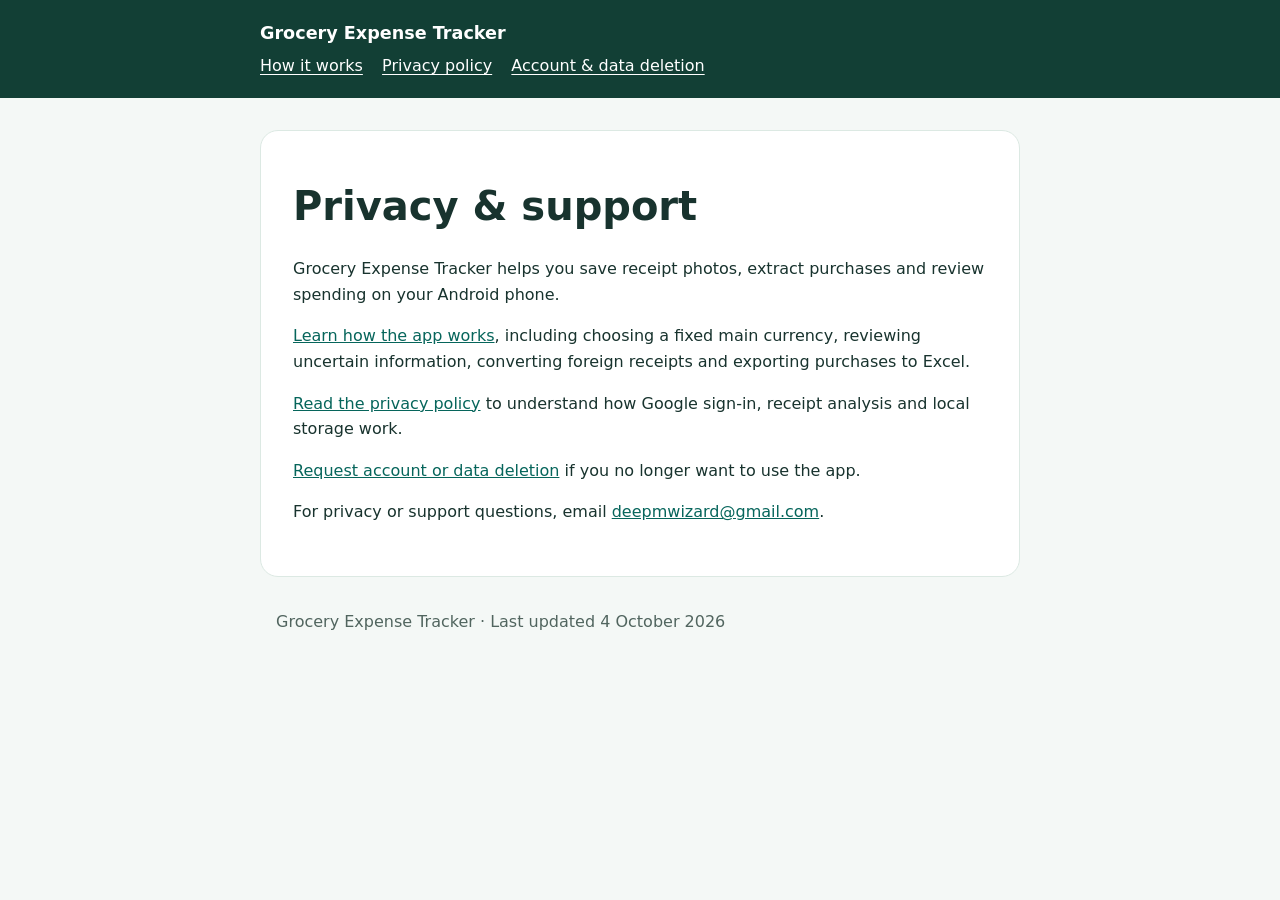
<file: index.html>
<!doctype html>
<html lang="en">
<head>
  <meta charset="utf-8">
  <meta name="viewport" content="width=device-width, initial-scale=1">
  <title>Grocery Expense Tracker — Privacy &amp; support</title>
  <link rel="stylesheet" href="styles.css">
</head>
<body>
  <header>
    <a class="brand" href="index.html">Grocery Expense Tracker</a>
    <nav aria-label="Site pages">
      <a href="how-it-works.html">How it works</a>
      <a href="privacy.html">Privacy policy</a>
      <a href="delete-account.html">Account &amp; data deletion</a>
    </nav>
  </header>
  <main>
    <h1>Privacy &amp; support</h1>
    <p>Grocery Expense Tracker helps you save receipt photos, extract purchases and review spending on your Android phone.</p>
    <p><a href="how-it-works.html">Learn how the app works</a>, including choosing a fixed main currency, reviewing uncertain information, converting foreign receipts and exporting purchases to Excel.</p>
    <p><a href="privacy.html">Read the privacy policy</a> to understand how Google sign-in, receipt analysis and local storage work.</p>
    <p><a href="delete-account.html">Request account or data deletion</a> if you no longer want to use the app.</p>
    <p>For privacy or support questions, email <a href="mailto:deepmwizard@gmail.com">deepmwizard@gmail.com</a>.</p>
  </main>
  <footer>Grocery Expense Tracker · Last updated 4 October 2026</footer>
</body>
</html>
</file>
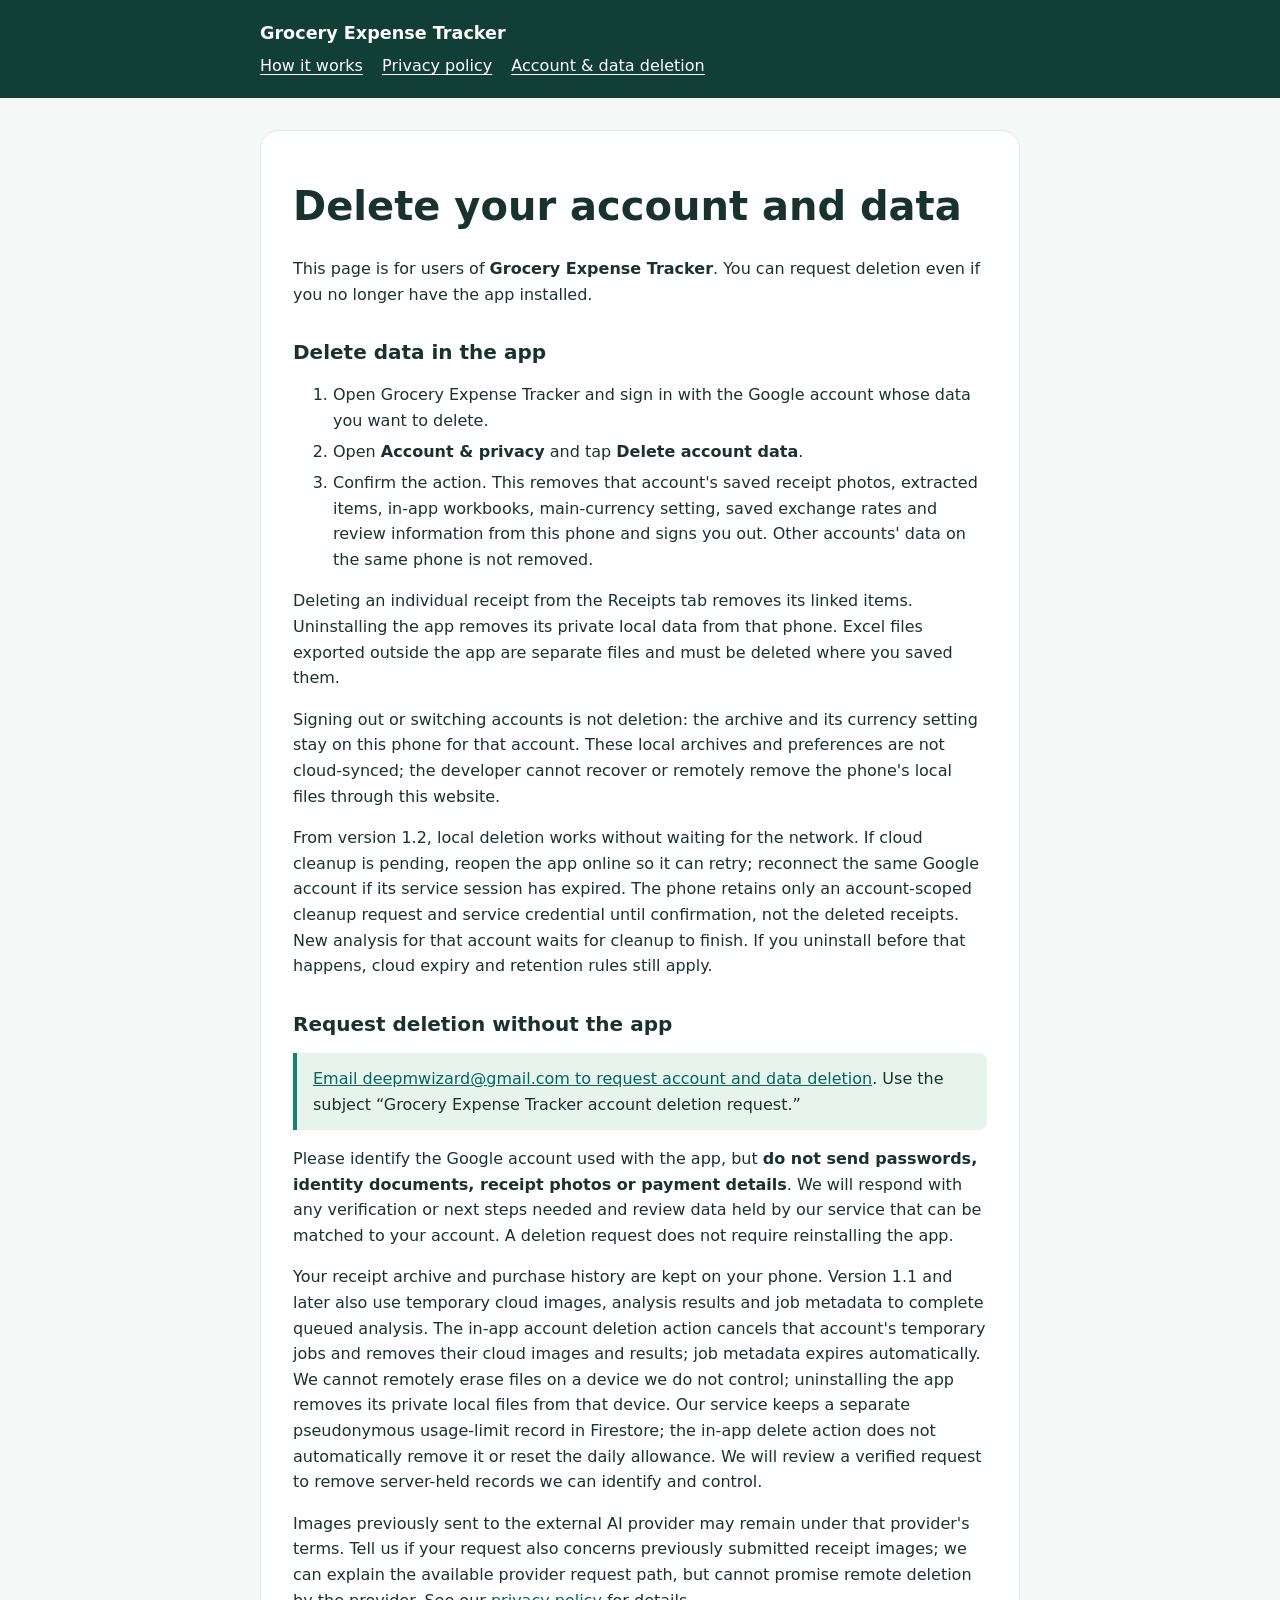
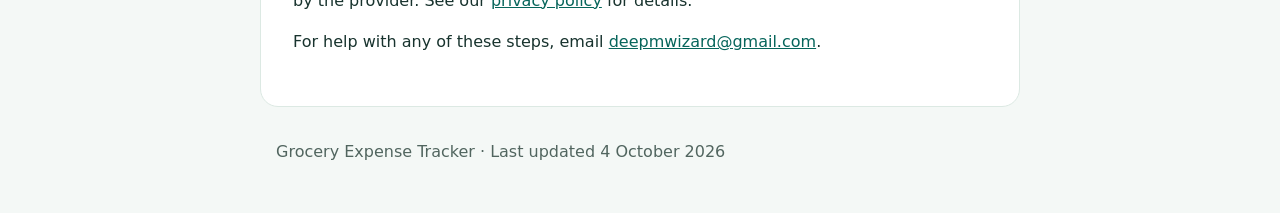
<file: delete-account.html>
<!doctype html>
<html lang="en">
<head>
  <meta charset="utf-8">
  <meta name="viewport" content="width=device-width, initial-scale=1">
  <title>Account and data deletion — Grocery Expense Tracker</title>
  <link rel="stylesheet" href="styles.css">
</head>
<body>
  <header>
    <a class="brand" href="index.html">Grocery Expense Tracker</a>
    <nav aria-label="Site pages">
      <a href="how-it-works.html">How it works</a>
      <a href="privacy.html">Privacy policy</a>
      <a href="delete-account.html" aria-current="page">Account &amp; data deletion</a>
    </nav>
  </header>
  <main>
    <h1>Delete your account and data</h1>
    <p>This page is for users of <strong>Grocery Expense Tracker</strong>. You can request deletion even if you no longer have the app installed.</p>

    <h2>Delete data in the app</h2>
    <ol>
      <li>Open Grocery Expense Tracker and sign in with the Google account whose data you want to delete.</li>
      <li>Open <strong>Account &amp; privacy</strong> and tap <strong>Delete account data</strong>.</li>
      <li>Confirm the action. This removes that account's saved receipt photos, extracted items, in-app workbooks, main-currency setting, saved exchange rates and review information from this phone and signs you out. Other accounts' data on the same phone is not removed.</li>
    </ol>
    <p>Deleting an individual receipt from the Receipts tab removes its linked items. Uninstalling the app removes its private local data from that phone. Excel files exported outside the app are separate files and must be deleted where you saved them.</p>
    <p>Signing out or switching accounts is not deletion: the archive and its currency setting stay on this phone for that account. These local archives and preferences are not cloud-synced; the developer cannot recover or remotely remove the phone's local files through this website.</p>
    <p>From version 1.2, local deletion works without waiting for the network. If cloud cleanup is pending, reopen the app online so it can retry; reconnect the same Google account if its service session has expired. The phone retains only an account-scoped cleanup request and service credential until confirmation, not the deleted receipts. New analysis for that account waits for cleanup to finish. If you uninstall before that happens, cloud expiry and retention rules still apply.</p>

    <h2>Request deletion without the app</h2>
    <p class="callout"><a href="mailto:deepmwizard@gmail.com?subject=Grocery%20Expense%20Tracker%20account%20deletion%20request">Email deepmwizard@gmail.com to request account and data deletion</a>. Use the subject “Grocery Expense Tracker account deletion request.”</p>
    <p>Please identify the Google account used with the app, but <strong>do not send passwords, identity documents, receipt photos or payment details</strong>. We will respond with any verification or next steps needed and review data held by our service that can be matched to your account. A deletion request does not require reinstalling the app.</p>
    <p>Your receipt archive and purchase history are kept on your phone. Version 1.1 and later also use temporary cloud images, analysis results and job metadata to complete queued analysis. The in-app account deletion action cancels that account's temporary jobs and removes their cloud images and results; job metadata expires automatically. We cannot remotely erase files on a device we do not control; uninstalling the app removes its private local files from that device. Our service keeps a separate pseudonymous usage-limit record in Firestore; the in-app delete action does not automatically remove it or reset the daily allowance. We will review a verified request to remove server-held records we can identify and control.</p>
    <p>Images previously sent to the external AI provider may remain under that provider's terms. Tell us if your request also concerns previously submitted receipt images; we can explain the available provider request path, but cannot promise remote deletion by the provider. See our <a href="privacy.html">privacy policy</a> for details.</p>
    <p>For help with any of these steps, email <a href="mailto:deepmwizard@gmail.com">deepmwizard@gmail.com</a>.</p>
  </main>
  <footer>Grocery Expense Tracker · Last updated 4 October 2026</footer>
</body>
</html>
</file>
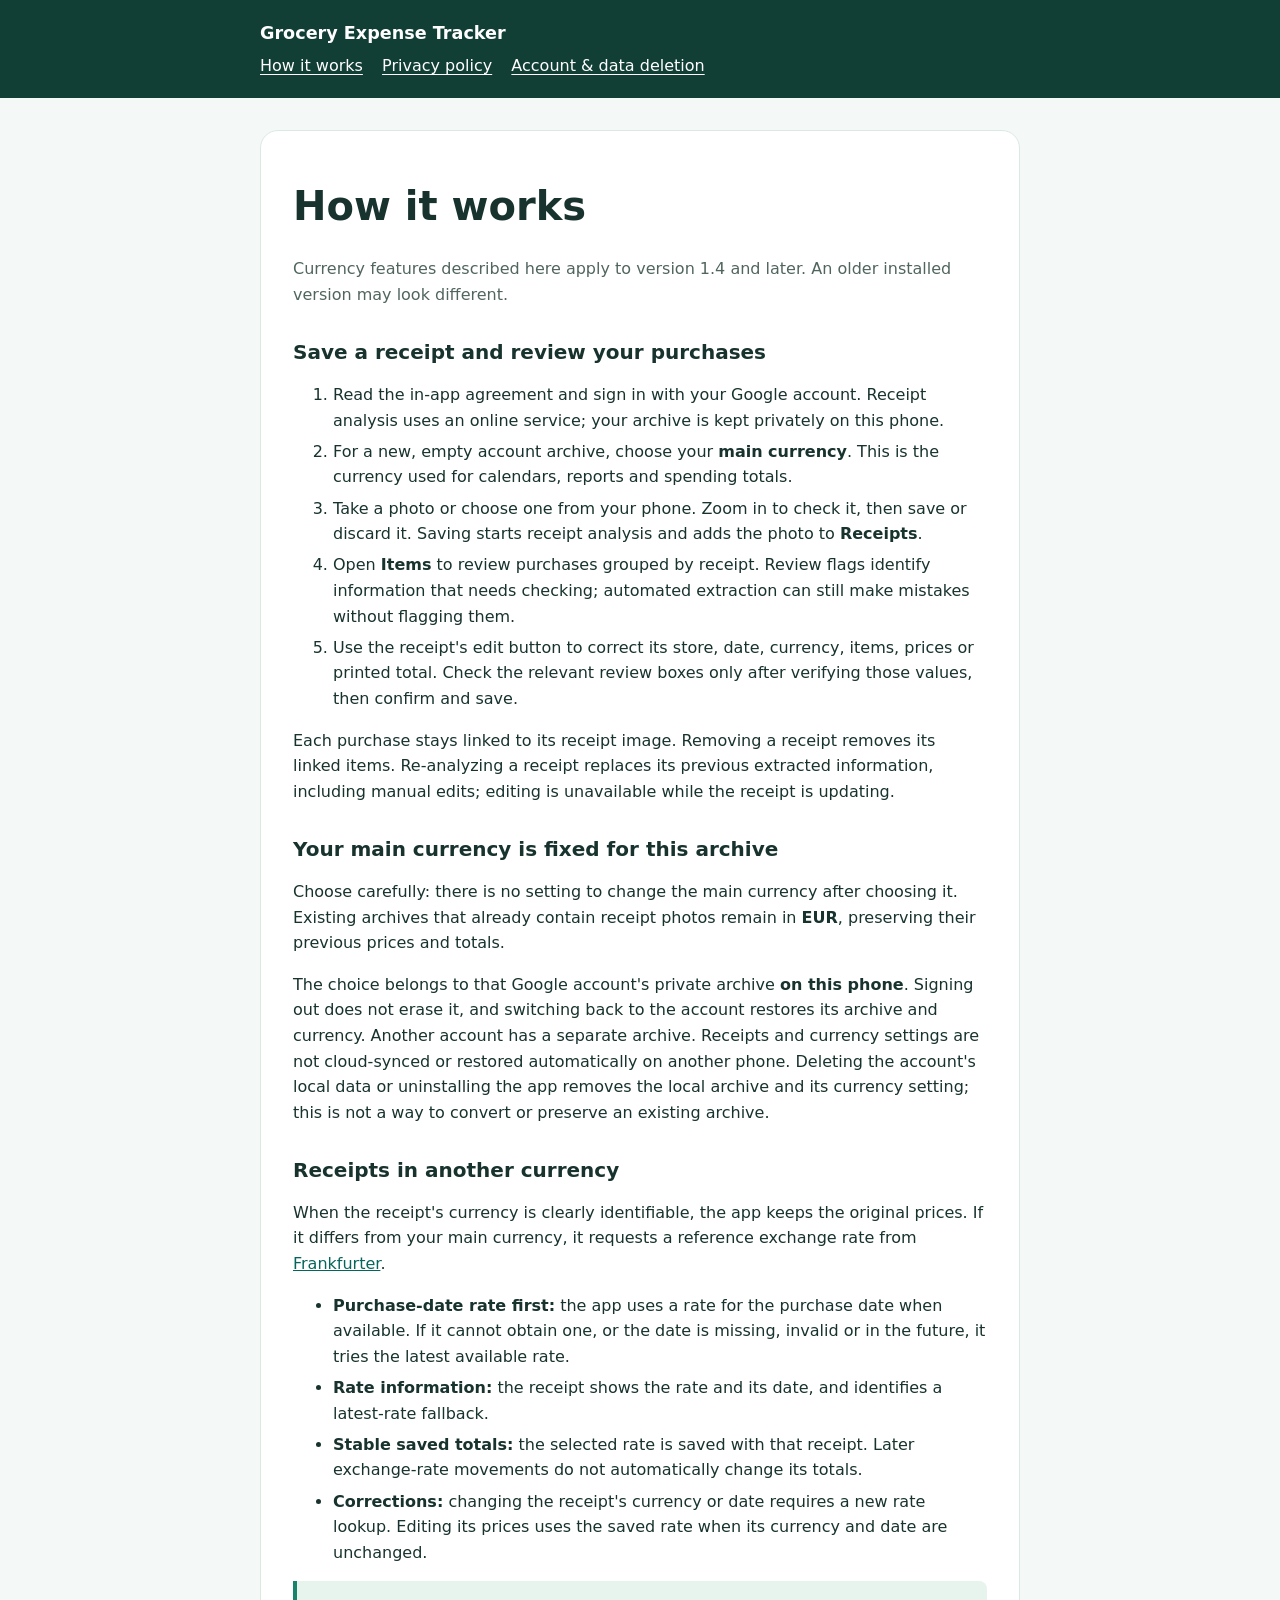
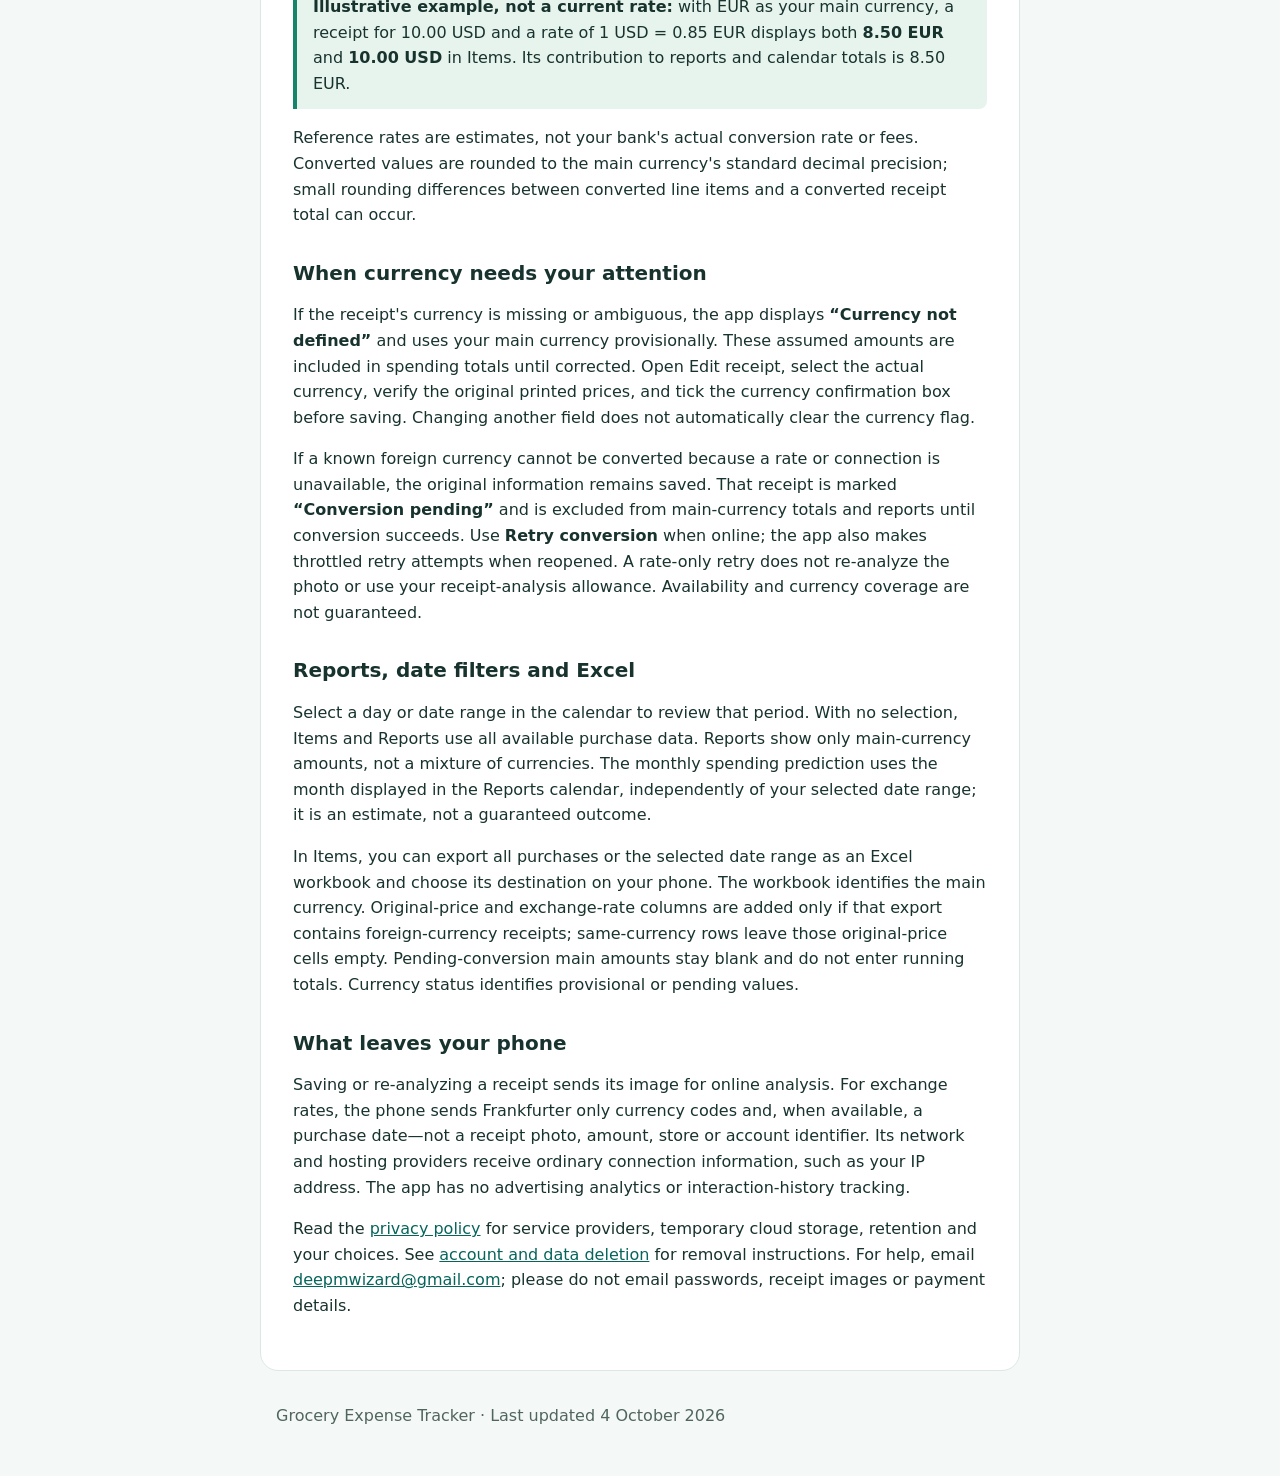
<file: how-it-works.html>
<!doctype html>
<html lang="en">
<head>
  <meta charset="utf-8">
  <meta name="viewport" content="width=device-width, initial-scale=1">
  <title>How it works — Grocery Expense Tracker</title>
  <meta name="description" content="Learn how to save and review receipts, choose your main currency, convert foreign prices and export purchase information.">
  <link rel="stylesheet" href="styles.css">
</head>
<body>
  <header>
    <a class="brand" href="index.html">Grocery Expense Tracker</a>
    <nav aria-label="Site pages">
      <a href="how-it-works.html" aria-current="page">How it works</a>
      <a href="privacy.html">Privacy policy</a>
      <a href="delete-account.html">Account &amp; data deletion</a>
    </nav>
  </header>
  <main>
    <h1>How it works</h1>
    <p class="muted">Currency features described here apply to version 1.4 and later. An older installed version may look different.</p>

    <h2>Save a receipt and review your purchases</h2>
    <ol>
      <li>Read the in-app agreement and sign in with your Google account. Receipt analysis uses an online service; your archive is kept privately on this phone.</li>
      <li>For a new, empty account archive, choose your <strong>main currency</strong>. This is the currency used for calendars, reports and spending totals.</li>
      <li>Take a photo or choose one from your phone. Zoom in to check it, then save or discard it. Saving starts receipt analysis and adds the photo to <strong>Receipts</strong>.</li>
      <li>Open <strong>Items</strong> to review purchases grouped by receipt. Review flags identify information that needs checking; automated extraction can still make mistakes without flagging them.</li>
      <li>Use the receipt's edit button to correct its store, date, currency, items, prices or printed total. Check the relevant review boxes only after verifying those values, then confirm and save.</li>
    </ol>
    <p>Each purchase stays linked to its receipt image. Removing a receipt removes its linked items. Re-analyzing a receipt replaces its previous extracted information, including manual edits; editing is unavailable while the receipt is updating.</p>

    <h2>Your main currency is fixed for this archive</h2>
    <p>Choose carefully: there is no setting to change the main currency after choosing it. Existing archives that already contain receipt photos remain in <strong>EUR</strong>, preserving their previous prices and totals.</p>
    <p>The choice belongs to that Google account's private archive <strong>on this phone</strong>. Signing out does not erase it, and switching back to the account restores its archive and currency. Another account has a separate archive. Receipts and currency settings are not cloud-synced or restored automatically on another phone. Deleting the account's local data or uninstalling the app removes the local archive and its currency setting; this is not a way to convert or preserve an existing archive.</p>

    <h2>Receipts in another currency</h2>
    <p>When the receipt's currency is clearly identifiable, the app keeps the original prices. If it differs from your main currency, it requests a reference exchange rate from <a href="https://frankfurter.dev/">Frankfurter</a>.</p>
    <ul>
      <li><strong>Purchase-date rate first:</strong> the app uses a rate for the purchase date when available. If it cannot obtain one, or the date is missing, invalid or in the future, it tries the latest available rate.</li>
      <li><strong>Rate information:</strong> the receipt shows the rate and its date, and identifies a latest-rate fallback.</li>
      <li><strong>Stable saved totals:</strong> the selected rate is saved with that receipt. Later exchange-rate movements do not automatically change its totals.</li>
      <li><strong>Corrections:</strong> changing the receipt's currency or date requires a new rate lookup. Editing its prices uses the saved rate when its currency and date are unchanged.</li>
    </ul>
    <p class="callout"><strong>Illustrative example, not a current rate:</strong> with EUR as your main currency, a receipt for 10.00 USD and a rate of 1 USD = 0.85 EUR displays both <strong>8.50 EUR</strong> and <strong>10.00 USD</strong> in Items. Its contribution to reports and calendar totals is 8.50 EUR.</p>
    <p>Reference rates are estimates, not your bank's actual conversion rate or fees. Converted values are rounded to the main currency's standard decimal precision; small rounding differences between converted line items and a converted receipt total can occur.</p>

    <h2>When currency needs your attention</h2>
    <p>If the receipt's currency is missing or ambiguous, the app displays <strong>“Currency not defined”</strong> and uses your main currency provisionally. These assumed amounts are included in spending totals until corrected. Open Edit receipt, select the actual currency, verify the original printed prices, and tick the currency confirmation box before saving. Changing another field does not automatically clear the currency flag.</p>
    <p>If a known foreign currency cannot be converted because a rate or connection is unavailable, the original information remains saved. That receipt is marked <strong>“Conversion pending”</strong> and is excluded from main-currency totals and reports until conversion succeeds. Use <strong>Retry conversion</strong> when online; the app also makes throttled retry attempts when reopened. A rate-only retry does not re-analyze the photo or use your receipt-analysis allowance. Availability and currency coverage are not guaranteed.</p>

    <h2>Reports, date filters and Excel</h2>
    <p>Select a day or date range in the calendar to review that period. With no selection, Items and Reports use all available purchase data. Reports show only main-currency amounts, not a mixture of currencies. The monthly spending prediction uses the month displayed in the Reports calendar, independently of your selected date range; it is an estimate, not a guaranteed outcome.</p>
    <p>In Items, you can export all purchases or the selected date range as an Excel workbook and choose its destination on your phone. The workbook identifies the main currency. Original-price and exchange-rate columns are added only if that export contains foreign-currency receipts; same-currency rows leave those original-price cells empty. Pending-conversion main amounts stay blank and do not enter running totals. Currency status identifies provisional or pending values.</p>

    <h2>What leaves your phone</h2>
    <p>Saving or re-analyzing a receipt sends its image for online analysis. For exchange rates, the phone sends Frankfurter only currency codes and, when available, a purchase date—not a receipt photo, amount, store or account identifier. Its network and hosting providers receive ordinary connection information, such as your IP address. The app has no advertising analytics or interaction-history tracking.</p>
    <p>Read the <a href="privacy.html">privacy policy</a> for service providers, temporary cloud storage, retention and your choices. See <a href="delete-account.html">account and data deletion</a> for removal instructions. For help, email <a href="mailto:deepmwizard@gmail.com">deepmwizard@gmail.com</a>; please do not email passwords, receipt images or payment details.</p>
  </main>
  <footer>Grocery Expense Tracker · Last updated 4 October 2026</footer>
</body>
</html>
</file>
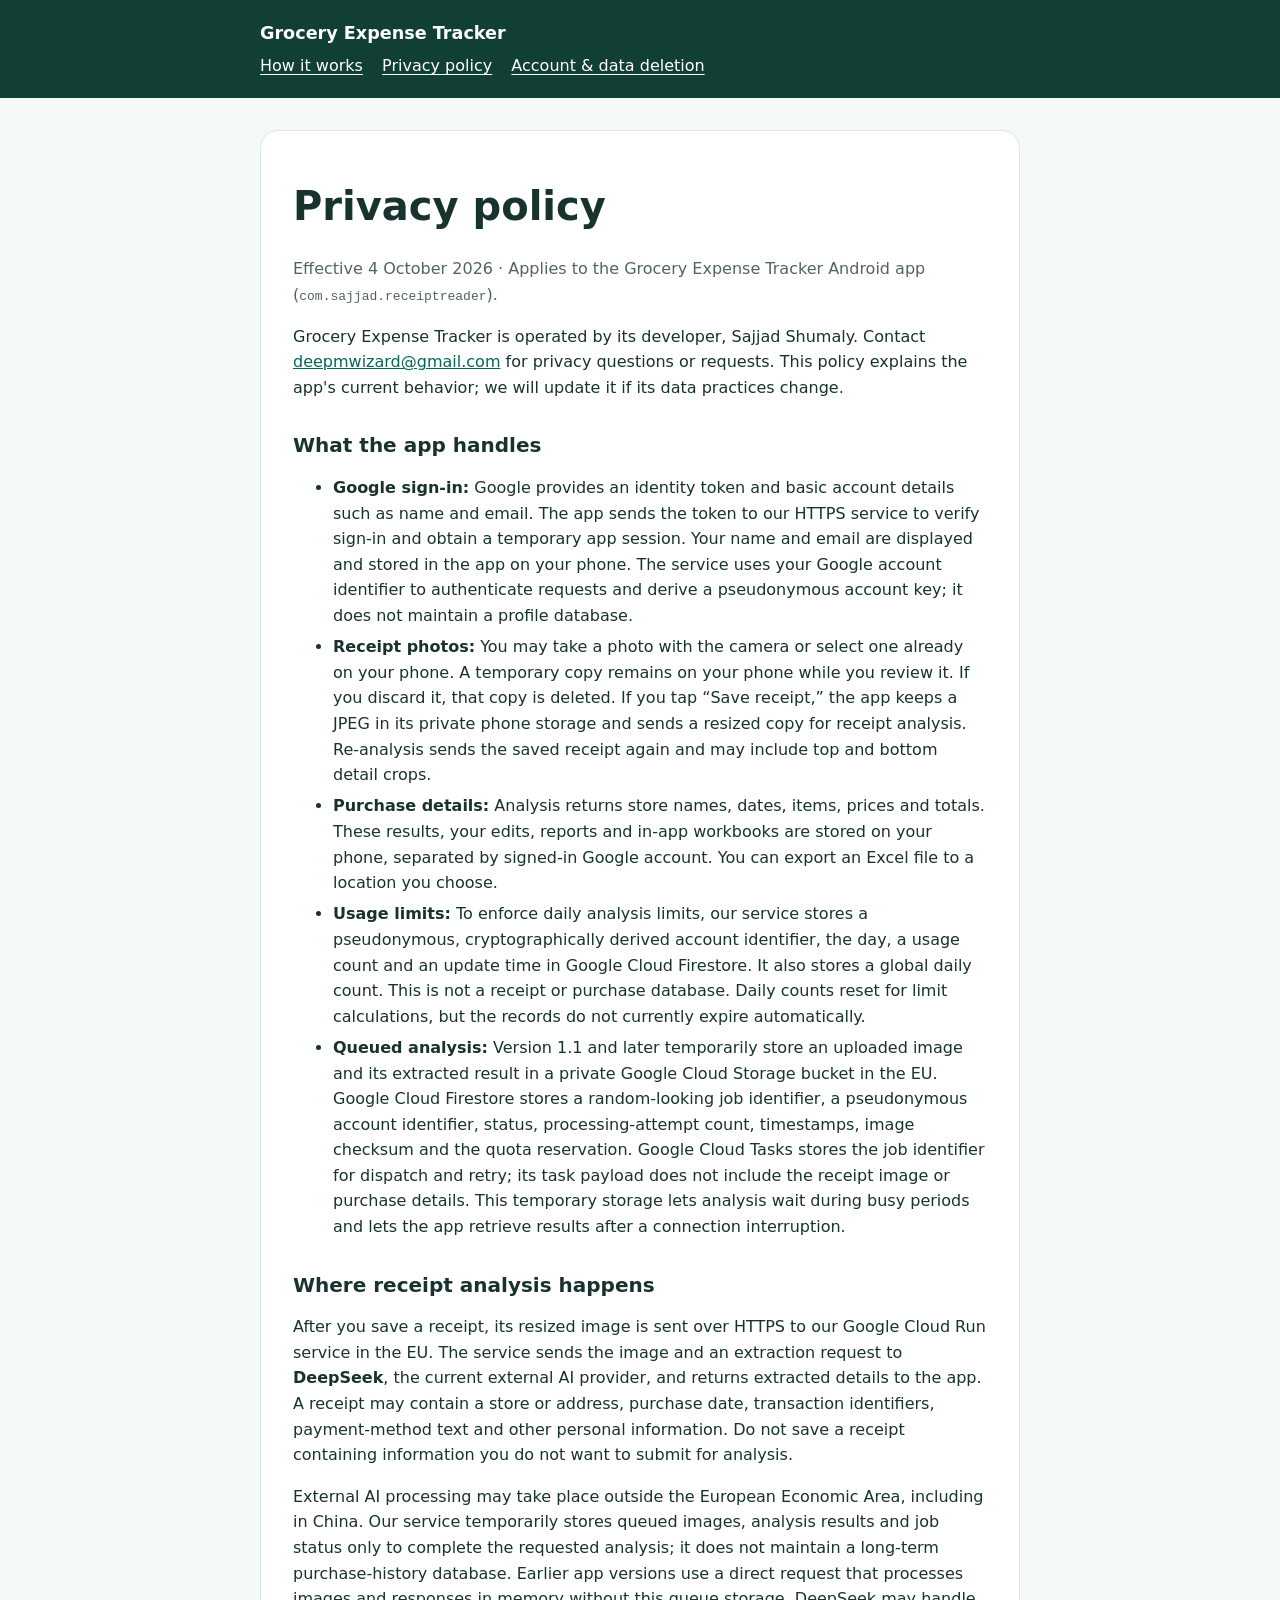
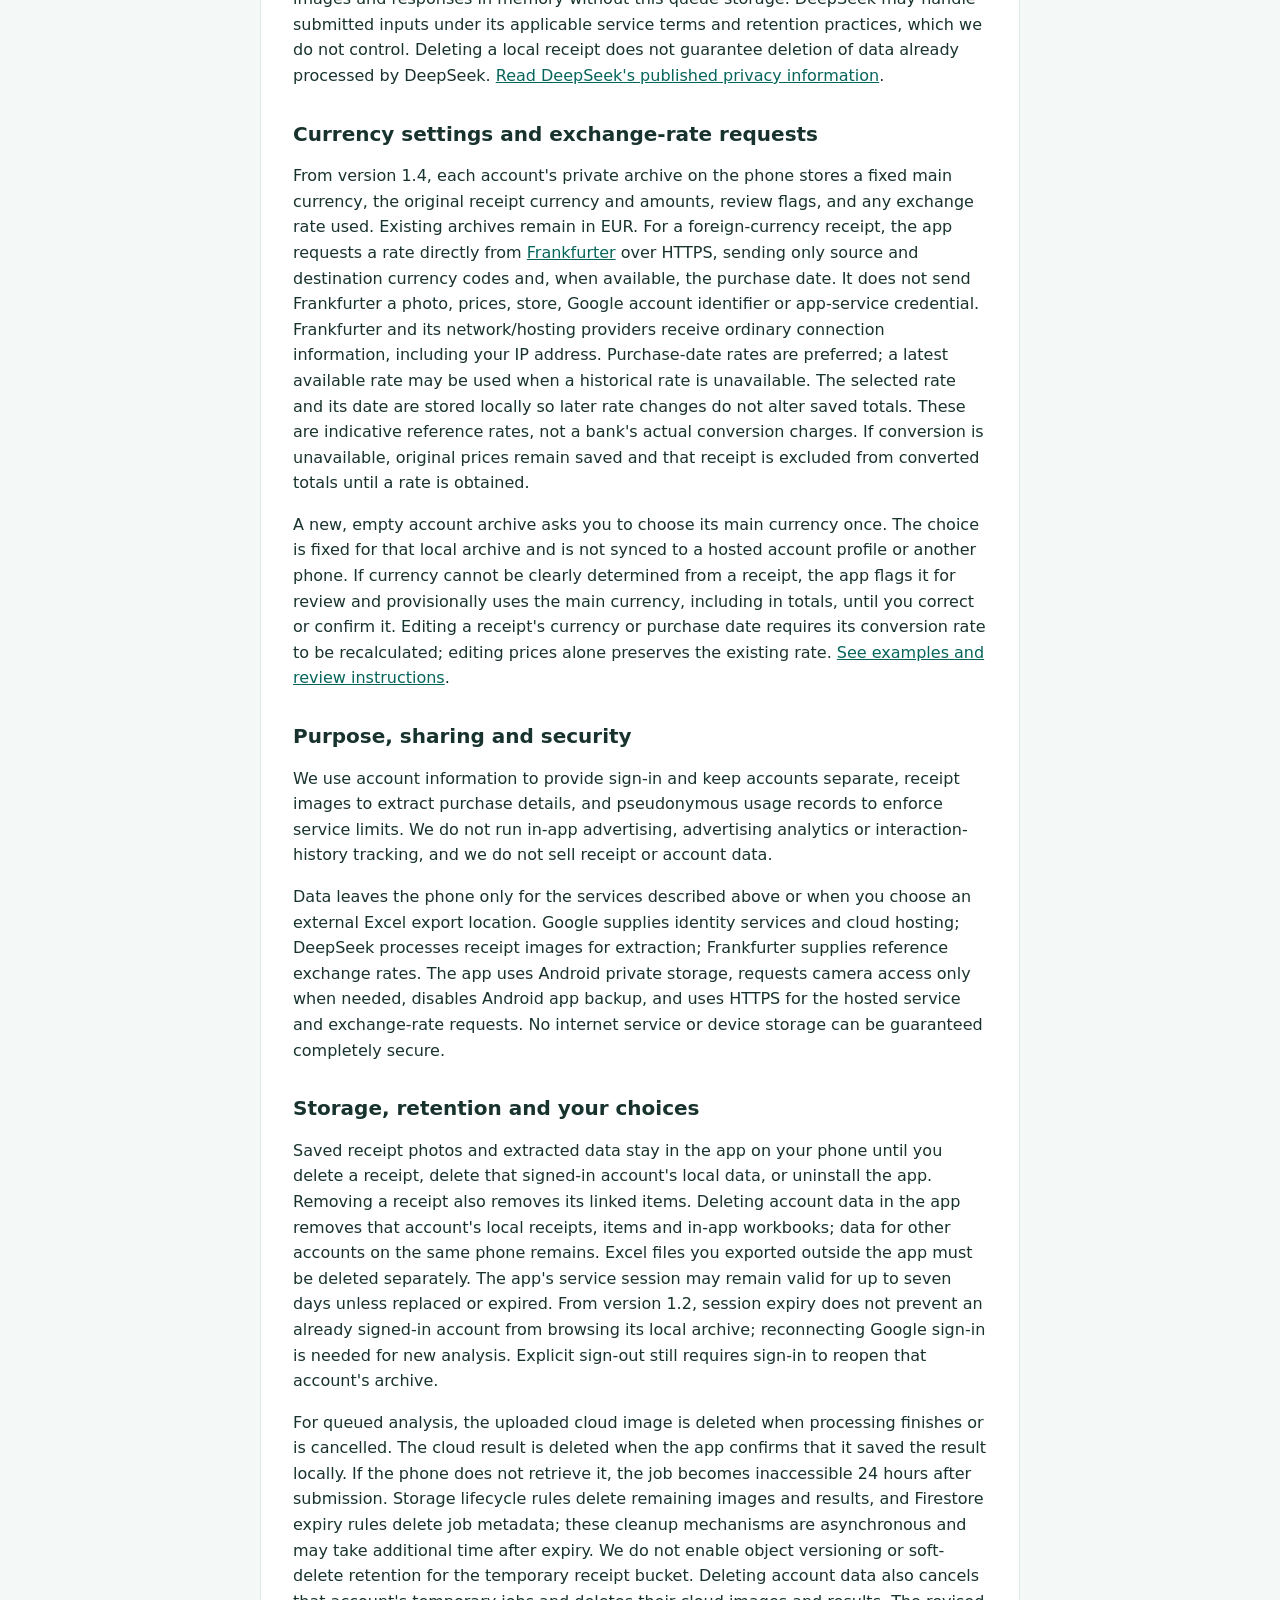
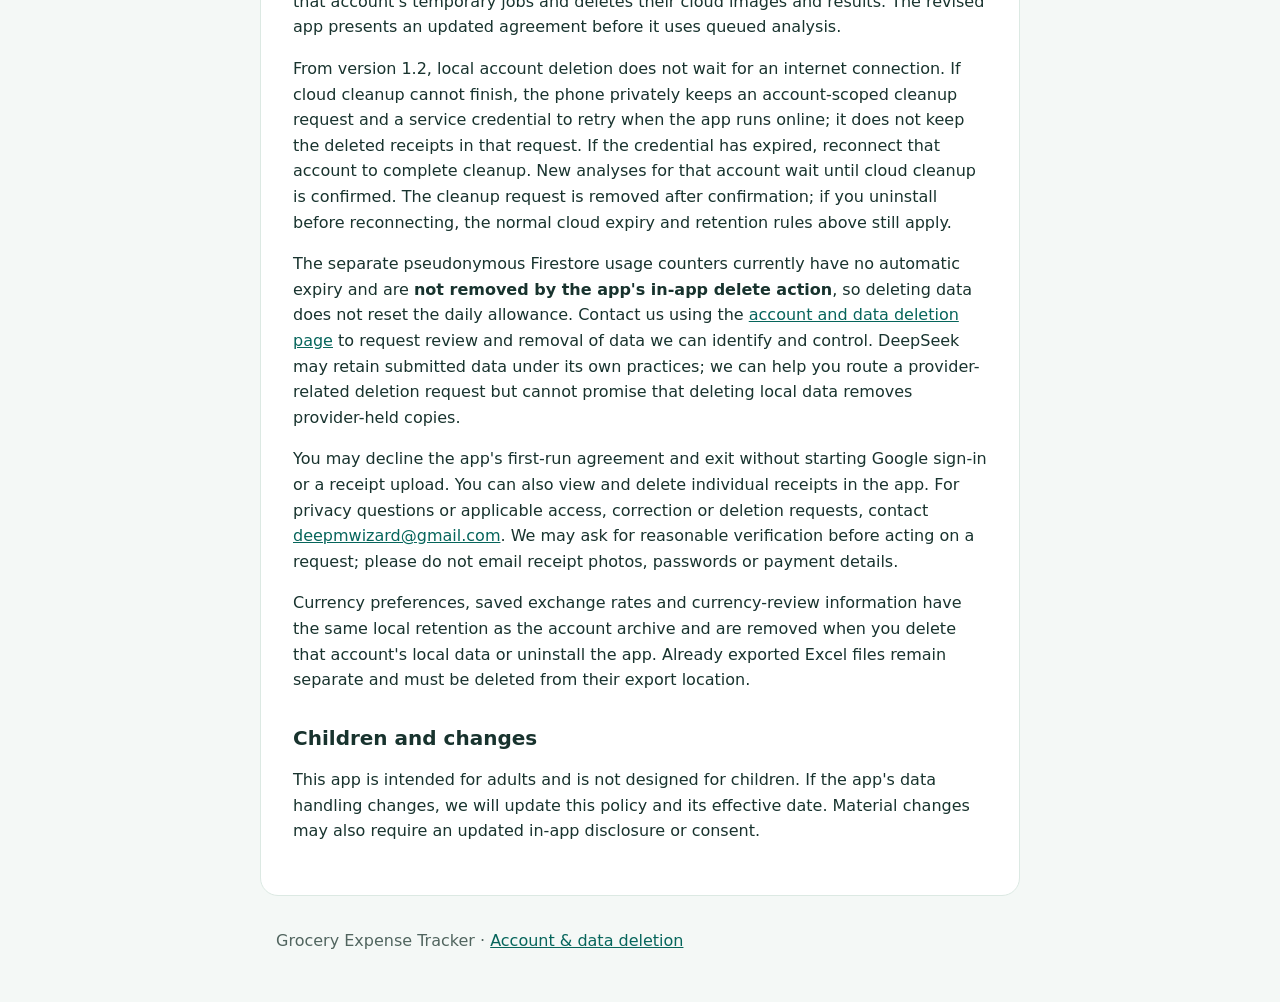
<file: privacy.html>
<!doctype html>
<html lang="en">
<head>
  <meta charset="utf-8">
  <meta name="viewport" content="width=device-width, initial-scale=1">
  <title>Privacy policy — Grocery Expense Tracker</title>
  <link rel="stylesheet" href="styles.css">
</head>
<body>
  <header>
    <a class="brand" href="index.html">Grocery Expense Tracker</a>
    <nav aria-label="Site pages">
      <a href="how-it-works.html">How it works</a>
      <a href="privacy.html" aria-current="page">Privacy policy</a>
      <a href="delete-account.html">Account &amp; data deletion</a>
    </nav>
  </header>
  <main>
    <h1>Privacy policy</h1>
    <p class="muted">Effective 4 October 2026 · Applies to the Grocery Expense Tracker Android app (<code>com.sajjad.receiptreader</code>).</p>
    <p>Grocery Expense Tracker is operated by its developer, Sajjad Shumaly. Contact <a href="mailto:deepmwizard@gmail.com">deepmwizard@gmail.com</a> for privacy questions or requests. This policy explains the app's current behavior; we will update it if its data practices change.</p>

    <h2>What the app handles</h2>
    <ul>
      <li><strong>Google sign-in:</strong> Google provides an identity token and basic account details such as name and email. The app sends the token to our HTTPS service to verify sign-in and obtain a temporary app session. Your name and email are displayed and stored in the app on your phone. The service uses your Google account identifier to authenticate requests and derive a pseudonymous account key; it does not maintain a profile database.</li>
      <li><strong>Receipt photos:</strong> You may take a photo with the camera or select one already on your phone. A temporary copy remains on your phone while you review it. If you discard it, that copy is deleted. If you tap “Save receipt,” the app keeps a JPEG in its private phone storage and sends a resized copy for receipt analysis. Re-analysis sends the saved receipt again and may include top and bottom detail crops.</li>
      <li><strong>Purchase details:</strong> Analysis returns store names, dates, items, prices and totals. These results, your edits, reports and in-app workbooks are stored on your phone, separated by signed-in Google account. You can export an Excel file to a location you choose.</li>
      <li><strong>Usage limits:</strong> To enforce daily analysis limits, our service stores a pseudonymous, cryptographically derived account identifier, the day, a usage count and an update time in Google Cloud Firestore. It also stores a global daily count. This is not a receipt or purchase database. Daily counts reset for limit calculations, but the records do not currently expire automatically.</li>
      <li><strong>Queued analysis:</strong> Version 1.1 and later temporarily store an uploaded image and its extracted result in a private Google Cloud Storage bucket in the EU. Google Cloud Firestore stores a random-looking job identifier, a pseudonymous account identifier, status, processing-attempt count, timestamps, image checksum and the quota reservation. Google Cloud Tasks stores the job identifier for dispatch and retry; its task payload does not include the receipt image or purchase details. This temporary storage lets analysis wait during busy periods and lets the app retrieve results after a connection interruption.</li>
    </ul>

    <h2>Where receipt analysis happens</h2>
    <p>After you save a receipt, its resized image is sent over HTTPS to our Google Cloud Run service in the EU. The service sends the image and an extraction request to <strong>DeepSeek</strong>, the current external AI provider, and returns extracted details to the app. A receipt may contain a store or address, purchase date, transaction identifiers, payment-method text and other personal information. Do not save a receipt containing information you do not want to submit for analysis.</p>
    <p>External AI processing may take place outside the European Economic Area, including in China. Our service temporarily stores queued images, analysis results and job status only to complete the requested analysis; it does not maintain a long-term purchase-history database. Earlier app versions use a direct request that processes images and responses in memory without this queue storage. DeepSeek may handle submitted inputs under its applicable service terms and retention practices, which we do not control. Deleting a local receipt does not guarantee deletion of data already processed by DeepSeek. <a href="https://cdn.deepseek.com/policies/en-US/deepseek-privacy-policy.html">Read DeepSeek's published privacy information</a>.</p>

    <h2>Currency settings and exchange-rate requests</h2>
    <p>From version 1.4, each account's private archive on the phone stores a fixed main currency, the original receipt currency and amounts, review flags, and any exchange rate used. Existing archives remain in EUR. For a foreign-currency receipt, the app requests a rate directly from <a href="https://frankfurter.dev/">Frankfurter</a> over HTTPS, sending only source and destination currency codes and, when available, the purchase date. It does not send Frankfurter a photo, prices, store, Google account identifier or app-service credential. Frankfurter and its network/hosting providers receive ordinary connection information, including your IP address. Purchase-date rates are preferred; a latest available rate may be used when a historical rate is unavailable. The selected rate and its date are stored locally so later rate changes do not alter saved totals. These are indicative reference rates, not a bank's actual conversion charges. If conversion is unavailable, original prices remain saved and that receipt is excluded from converted totals until a rate is obtained.</p>
    <p>A new, empty account archive asks you to choose its main currency once. The choice is fixed for that local archive and is not synced to a hosted account profile or another phone. If currency cannot be clearly determined from a receipt, the app flags it for review and provisionally uses the main currency, including in totals, until you correct or confirm it. Editing a receipt's currency or purchase date requires its conversion rate to be recalculated; editing prices alone preserves the existing rate. <a href="how-it-works.html">See examples and review instructions</a>.</p>

    <h2>Purpose, sharing and security</h2>
    <p>We use account information to provide sign-in and keep accounts separate, receipt images to extract purchase details, and pseudonymous usage records to enforce service limits. We do not run in-app advertising, advertising analytics or interaction-history tracking, and we do not sell receipt or account data.</p>
    <p>Data leaves the phone only for the services described above or when you choose an external Excel export location. Google supplies identity services and cloud hosting; DeepSeek processes receipt images for extraction; Frankfurter supplies reference exchange rates. The app uses Android private storage, requests camera access only when needed, disables Android app backup, and uses HTTPS for the hosted service and exchange-rate requests. No internet service or device storage can be guaranteed completely secure.</p>

    <h2>Storage, retention and your choices</h2>
    <p>Saved receipt photos and extracted data stay in the app on your phone until you delete a receipt, delete that signed-in account's local data, or uninstall the app. Removing a receipt also removes its linked items. Deleting account data in the app removes that account's local receipts, items and in-app workbooks; data for other accounts on the same phone remains. Excel files you exported outside the app must be deleted separately. The app's service session may remain valid for up to seven days unless replaced or expired. From version 1.2, session expiry does not prevent an already signed-in account from browsing its local archive; reconnecting Google sign-in is needed for new analysis. Explicit sign-out still requires sign-in to reopen that account's archive.</p>
    <p>For queued analysis, the uploaded cloud image is deleted when processing finishes or is cancelled. The cloud result is deleted when the app confirms that it saved the result locally. If the phone does not retrieve it, the job becomes inaccessible 24 hours after submission. Storage lifecycle rules delete remaining images and results, and Firestore expiry rules delete job metadata; these cleanup mechanisms are asynchronous and may take additional time after expiry. We do not enable object versioning or soft-delete retention for the temporary receipt bucket. Deleting account data also cancels that account's temporary jobs and deletes their cloud images and results. The revised app presents an updated agreement before it uses queued analysis.</p>
    <p>From version 1.2, local account deletion does not wait for an internet connection. If cloud cleanup cannot finish, the phone privately keeps an account-scoped cleanup request and a service credential to retry when the app runs online; it does not keep the deleted receipts in that request. If the credential has expired, reconnect that account to complete cleanup. New analyses for that account wait until cloud cleanup is confirmed. The cleanup request is removed after confirmation; if you uninstall before reconnecting, the normal cloud expiry and retention rules above still apply.</p>
    <p>The separate pseudonymous Firestore usage counters currently have no automatic expiry and are <strong>not removed by the app's in-app delete action</strong>, so deleting data does not reset the daily allowance. Contact us using the <a href="delete-account.html">account and data deletion page</a> to request review and removal of data we can identify and control. DeepSeek may retain submitted data under its own practices; we can help you route a provider-related deletion request but cannot promise that deleting local data removes provider-held copies.</p>
    <p>You may decline the app's first-run agreement and exit without starting Google sign-in or a receipt upload. You can also view and delete individual receipts in the app. For privacy questions or applicable access, correction or deletion requests, contact <a href="mailto:deepmwizard@gmail.com">deepmwizard@gmail.com</a>. We may ask for reasonable verification before acting on a request; please do not email receipt photos, passwords or payment details.</p>

    <p>Currency preferences, saved exchange rates and currency-review information have the same local retention as the account archive and are removed when you delete that account's local data or uninstall the app. Already exported Excel files remain separate and must be deleted from their export location.</p>

    <h2>Children and changes</h2>
    <p>This app is intended for adults and is not designed for children. If the app's data handling changes, we will update this policy and its effective date. Material changes may also require an updated in-app disclosure or consent.</p>
  </main>
  <footer>Grocery Expense Tracker · <a href="delete-account.html">Account &amp; data deletion</a></footer>
</body>
</html>
</file>
<file: styles.css>
:root {
  color-scheme: light;
  font-family: system-ui, -apple-system, BlinkMacSystemFont, "Segoe UI", sans-serif;
  line-height: 1.6;
  color: #18332e;
  background: #f4f8f6;
}

* { box-sizing: border-box; }

body { margin: 0; }

header {
  background: #123f35;
  color: #fff;
  padding: 1.2rem max(1.2rem, calc((100vw - 760px) / 2));
}

header a { color: #fff; text-decoration: none; }
header .brand { font-size: 1.1rem; font-weight: 750; }
nav { display: flex; gap: 1.2rem; flex-wrap: wrap; margin-top: .35rem; }
nav a { text-decoration: underline; text-underline-offset: .2rem; }

main {
  max-width: 760px;
  margin: 2rem auto;
  padding: 1.5rem 2rem 2.2rem;
  background: #fff;
  border: 1px solid #dce9e3;
  border-radius: 18px;
}

h1 { line-height: 1.2; font-size: clamp(1.8rem, 4vw, 2.5rem); }
h2 { margin-top: 2rem; line-height: 1.3; font-size: 1.25rem; }
p, li { max-width: 70ch; }
li + li { margin-top: .35rem; }
a { color: #06655b; overflow-wrap: anywhere; }
a:hover { color: #043e37; }
a:focus-visible { outline: 3px solid #e8ad41; outline-offset: 3px; }
.muted { color: #51655f; }
.callout {
  background: #e7f4ed;
  border-left: 4px solid #16846a;
  border-radius: 0 8px 8px 0;
  padding: .8rem 1rem;
}
footer { max-width: 760px; margin: 1.5rem auto 3rem; padding: 0 1rem; color: #51655f; }

@media (max-width: 800px) {
  main { margin: 1rem; padding: 1.2rem; }
}
</file>
